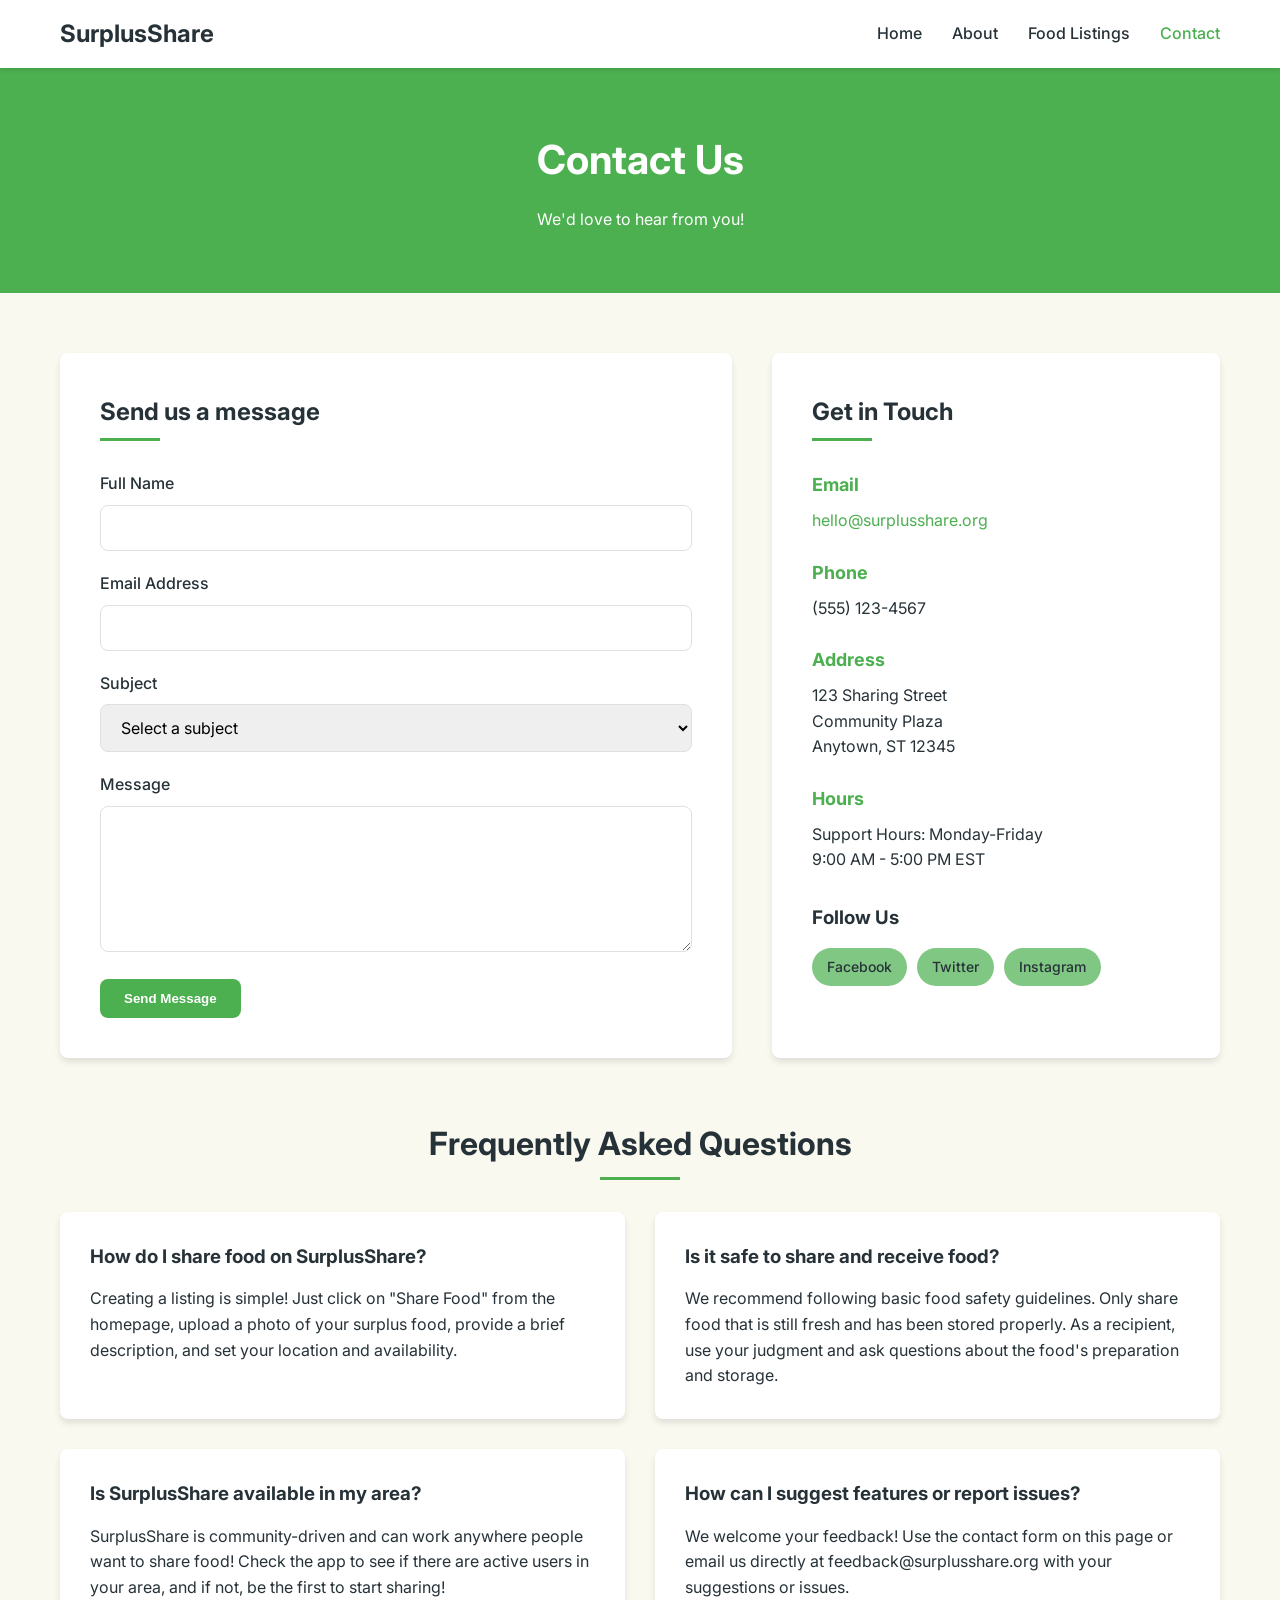
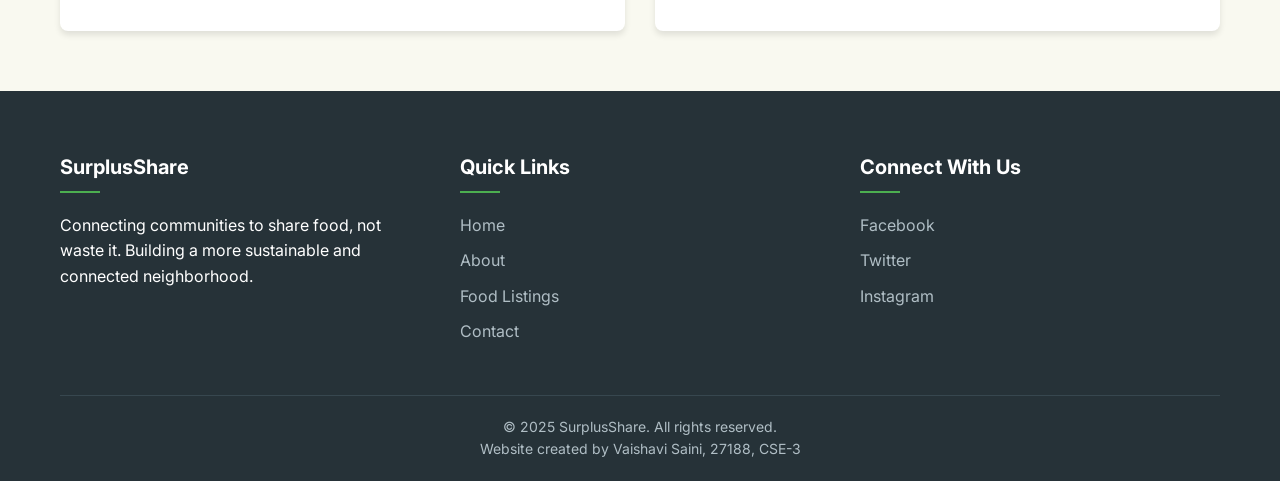
<file: contact.html>
<!DOCTYPE html>
<html lang="en">
  <head>
    <meta charset="UTF-8" />
    <meta name="viewport" content="width=device-width, initial-scale=1.0" />
    <title>Contact Us - SurplusShare</title>
    <meta name="description" content="Get in touch with the SurplusShare team for questions, feedback, or support." />
    <meta name="author" content="SurplusShare" />
    <link rel="preconnect" href="https://fonts.googleapis.com">
    <link rel="preconnect" href="https://fonts.gstatic.com" crossorigin>
    <link href="https://fonts.googleapis.com/css2?family=Inter:wght@300;400;500;600;700&display=swap" rel="stylesheet">
    <link rel="stylesheet" href="style.css">
  </head>

  <body>
    <header class="navbar">
      <div class="container">
        <div class="logo">
          <a href="/">SurplusShare</a>
        </div>
        <nav>
          <ul class="nav-links">
            <li><a href="/">Home</a></li>
            <li><a href="/about.html">About</a></li>
            <li><a href="/listings.html">Food Listings</a></li>
            <li><a href="/contact.html" class="active">Contact</a></li>
          </ul>
        </nav>
        <div class="menu-toggle" id="mobile-menu">
          <span class="bar"></span>
          <span class="bar"></span>
          <span class="bar"></span>
        </div>
      </div>
    </header>

    <section class="page-header">
      <div class="container">
        <h1>Contact Us</h1>
        <p>We'd love to hear from you!</p>
      </div>
    </section>

    <section class="contact-section">
      <div class="container">
        <div class="contact-grid">
          <div class="contact-form-container">
            <h2>Send us a message</h2>
            <form id="contact-form" class="contact-form">
              <div class="form-group">
                <label for="name">Full Name</label>
                <input type="text" id="name" name="name" required>
              </div>
              <div class="form-group">
                <label for="email">Email Address</label>
                <input type="email" id="email" name="email" required>
              </div>
              <div class="form-group">
                <label for="subject">Subject</label>
                <select id="subject" name="subject" required>
                  <option value="">Select a subject</option>
                  <option value="general">General Inquiry</option>
                  <option value="support">Technical Support</option>
                  <option value="partnership">Partnership Opportunities</option>
                  <option value="feedback">Feedback</option>
                </select>
              </div>
              <div class="form-group">
                <label for="message">Message</label>
                <textarea id="message" name="message" rows="6" required></textarea>
              </div>
              <button type="submit" class="btn btn-primary">Send Message</button>
            </form>
          </div>
          
          <div class="contact-info">
            <h2>Get in Touch</h2>
            <div class="info-card">
              <h3>Email</h3>
              <p><a href="mailto:hello@surplusshare.org">hello@surplusshare.org</a></p>
            </div>
            <div class="info-card">
              <h3>Phone</h3>
              <p>(555) 123-4567</p>
            </div>
            <div class="info-card">
              <h3>Address</h3>
              <p>123 Sharing Street<br>Community Plaza<br>Anytown, ST 12345</p>
            </div>
            <div class="info-card">
              <h3>Hours</h3>
              <p>Support Hours: Monday-Friday<br>9:00 AM - 5:00 PM EST</p>
            </div>
            
            <div class="social-contact">
              <h3>Follow Us</h3>
              <div class="social-buttons">
                <a href="#" class="social-btn">Facebook</a>
                <a href="#" class="social-btn">Twitter</a>
                <a href="#" class="social-btn">Instagram</a>
              </div>
            </div>
          </div>
        </div>
        
        <div class="faq-section">
          <h2 class="section-title">Frequently Asked Questions</h2>
          <div class="faq-grid">
            <div class="faq-item">
              <h3>How do I share food on SurplusShare?</h3>
              <p>Creating a listing is simple! Just click on "Share Food" from the homepage, upload a photo of your surplus food, provide a brief description, and set your location and availability.</p>
            </div>
            <div class="faq-item">
              <h3>Is it safe to share and receive food?</h3>
              <p>We recommend following basic food safety guidelines. Only share food that is still fresh and has been stored properly. As a recipient, use your judgment and ask questions about the food's preparation and storage.</p>
            </div>
            <div class="faq-item">
              <h3>Is SurplusShare available in my area?</h3>
              <p>SurplusShare is community-driven and can work anywhere people want to share food! Check the app to see if there are active users in your area, and if not, be the first to start sharing!</p>
            </div>
            <div class="faq-item">
              <h3>How can I suggest features or report issues?</h3>
              <p>We welcome your feedback! Use the contact form on this page or email us directly at feedback@surplusshare.org with your suggestions or issues.</p>
            </div>
          </div>
        </div>
      </div>
    </section>

    <footer>
      <div class="container">
        <div class="footer-grid">
          <div class="footer-col">
            <h3>SurplusShare</h3>
            <p>Connecting communities to share food, not waste it. Building a more sustainable and connected neighborhood.</p>
          </div>
          <div class="footer-col">
            <h3>Quick Links</h3>
            <ul class="footer-links">
              <li><a href="/">Home</a></li>
              <li><a href="/about.html">About</a></li>
              <li><a href="/listings.html">Food Listings</a></li>
              <li><a href="/contact.html">Contact</a></li>
            </ul>
          </div>
          <div class="footer-col">
            <h3>Connect With Us</h3>
            <div class="social-links">
              <a href="#" class="social-link">Facebook</a>
              <a href="#" class="social-link">Twitter</a>
              <a href="#" class="social-link">Instagram</a>
            </div>
          </div>
        </div>
        <div class="footer-bottom">
          <p>&copy; 2025 SurplusShare. All rights reserved.</p>
          <p>Website created by Vaishavi Saini, 27188, CSE-3</p>
        </div>
      </div>
    </footer>

    <!-- IMPORTANT: DO NOT REMOVE THIS SCRIPT TAG OR THIS VERY COMMENT! -->
    <script src="https://cdn.gpteng.co/gptengineer.js" type="module"></script>
    <script src="/script.js"></script>
    <script src="/contact.js"></script>
  </body>
</html>
</file>
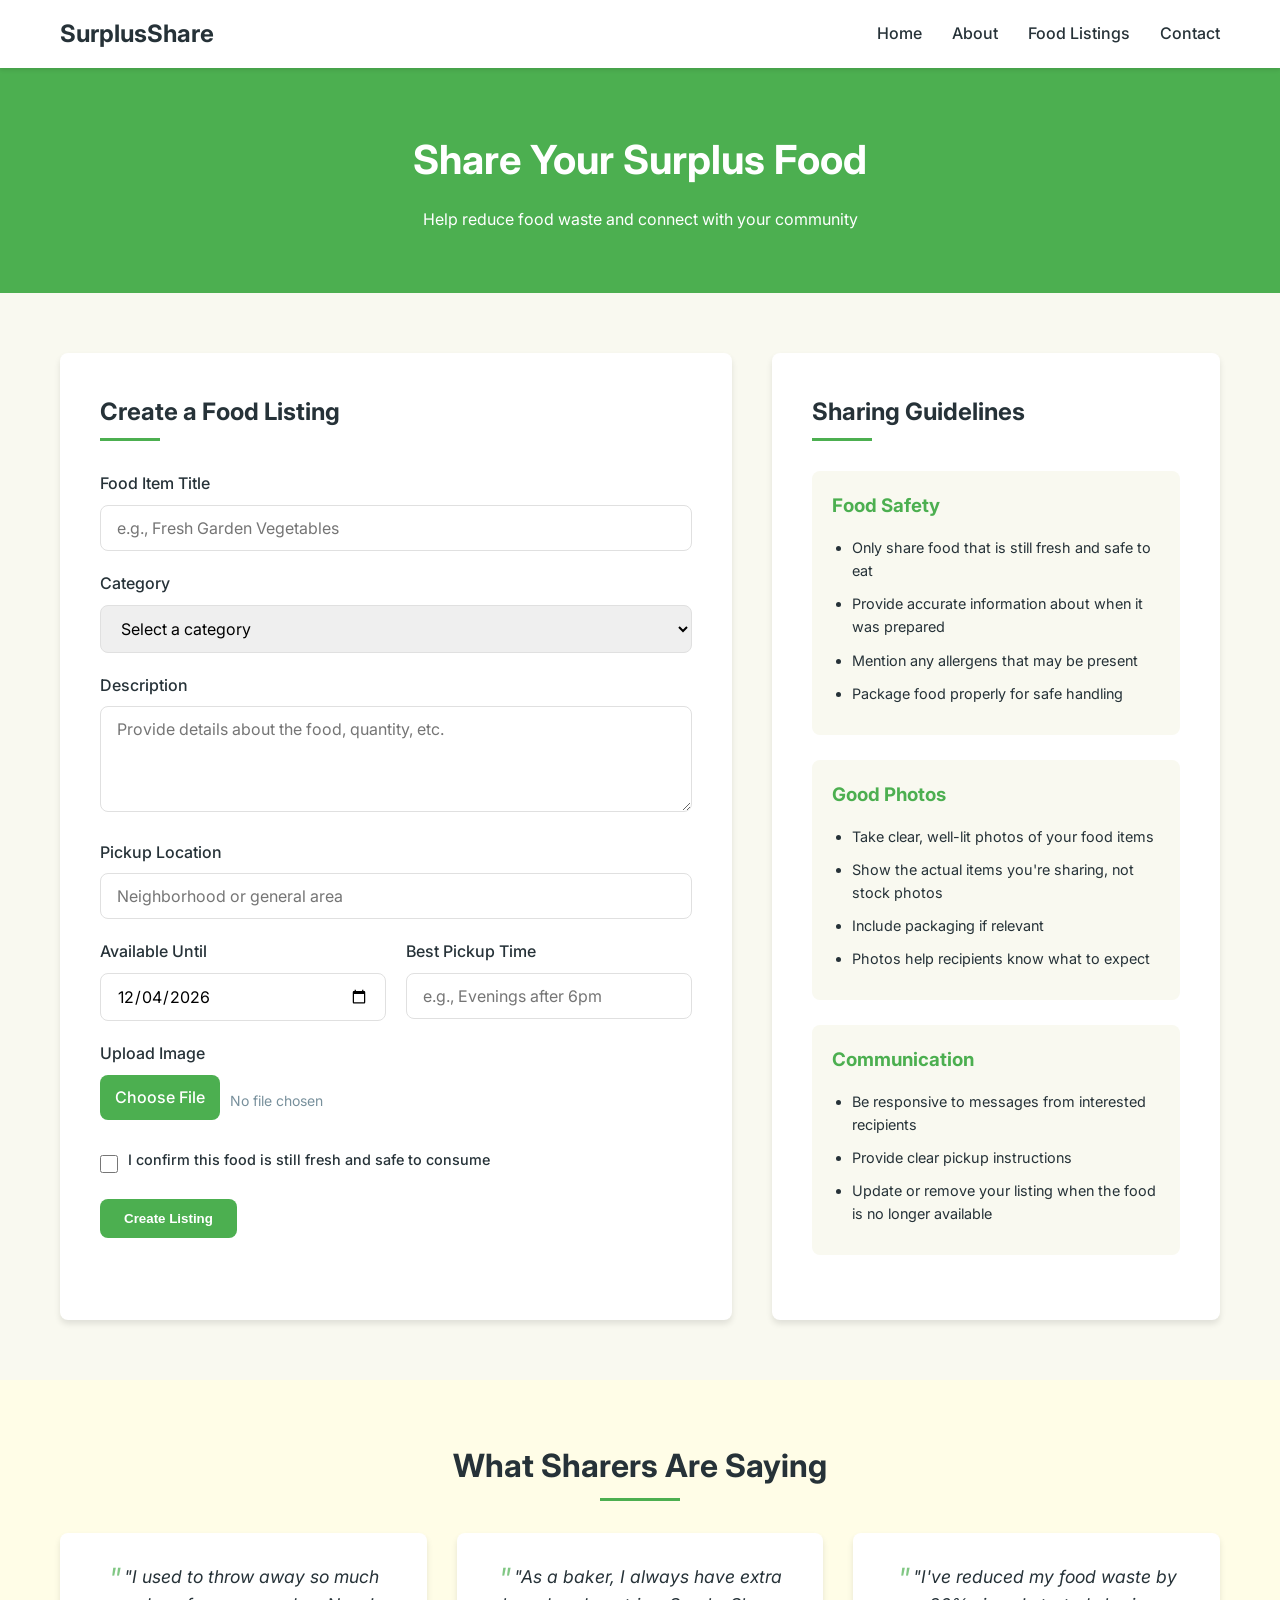
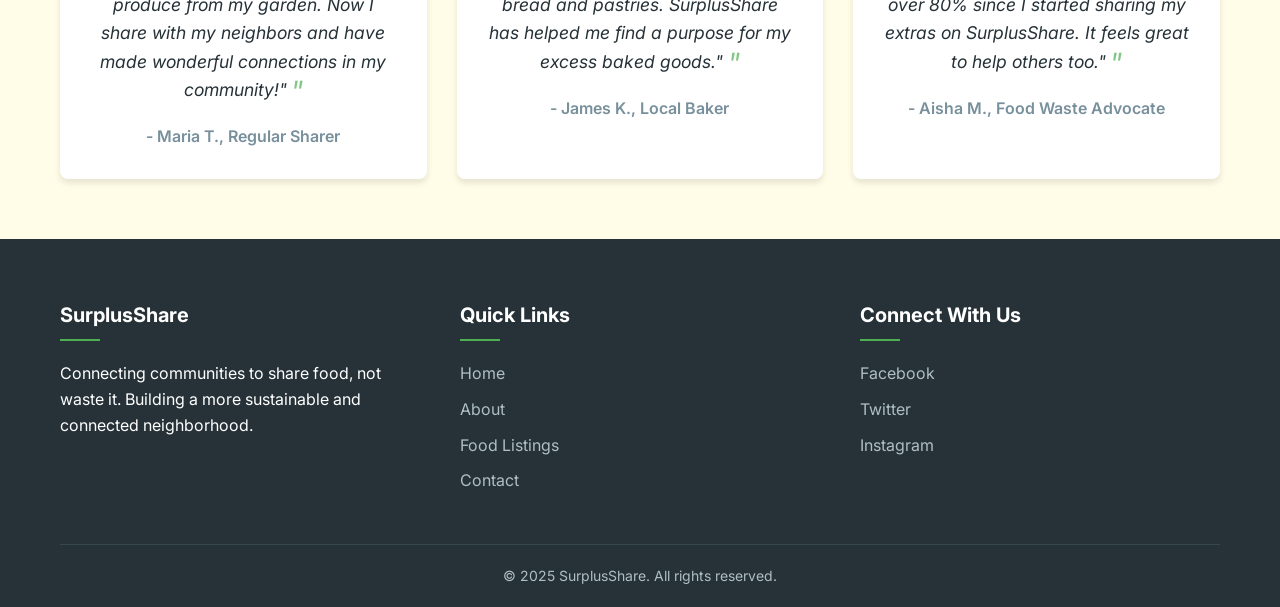
<file: share.html>
<!DOCTYPE html>
<html lang="en">
  <head>
    <meta charset="UTF-8" />
    <meta name="viewport" content="width=device-width, initial-scale=1.0" />
    <title>Share Your Food - SurplusShare</title>
    <meta name="description" content="Share your surplus food with neighbors and reduce food waste in your community." />
    <meta name="author" content="SurplusShare" />
    <link rel="preconnect" href="https://fonts.googleapis.com">
    <link rel="preconnect" href="https://fonts.gstatic.com" crossorigin>
    <link href="https://fonts.googleapis.com/css2?family=Inter:wght@300;400;500;600;700&display=swap" rel="stylesheet">
    <link rel="stylesheet" href="style.css">
  </head>

  <body>
    <header class="navbar">
      <div class="container">
        <div class="logo">
          <a href="/">SurplusShare</a>
        </div>
        <nav>
          <ul class="nav-links">
            <li><a href="/">Home</a></li>
            <li><a href="/about.html">About</a></li>
            <li><a href="/listings.html">Food Listings</a></li>
            <li><a href="/contact.html">Contact</a></li>
          </ul>
        </nav>
        <div class="menu-toggle" id="mobile-menu">
          <span class="bar"></span>
          <span class="bar"></span>
          <span class="bar"></span>
        </div>
      </div>
    </header>

    <section class="page-header">
      <div class="container">
        <h1>Share Your Surplus Food</h1>
        <p>Help reduce food waste and connect with your community</p>
      </div>
    </section>

    <section class="share-section">
      <div class="container">
        <div class="share-container">
          <div class="share-form-container">
            <h2>Create a Food Listing</h2>
            <form id="share-form" class="share-form">
              <div class="form-group">
                <label for="food-title">Food Item Title</label>
                <input type="text" id="food-title" name="food-title" placeholder="e.g., Fresh Garden Vegetables" required>
              </div>
              
              <div class="form-group">
                <label for="category">Category</label>
                <select id="category" name="category" required>
                  <option value="">Select a category</option>
                  <option value="produce">Fresh Produce</option>
                  <option value="baked">Baked Goods</option>
                  <option value="canned">Canned & Packaged</option>
                  <option value="prepared">Prepared Meals</option>
                  <option value="other">Other</option>
                </select>
              </div>
              
              <div class="form-group">
                <label for="description">Description</label>
                <textarea id="description" name="description" rows="4" placeholder="Provide details about the food, quantity, etc." required></textarea>
              </div>
              
              <div class="form-group">
                <label for="location">Pickup Location</label>
                <input type="text" id="location" name="location" placeholder="Neighborhood or general area" required>
              </div>
              
              <div class="form-row">
                <div class="form-group half">
                  <label for="expiry">Available Until</label>
                  <input type="date" id="expiry" name="expiry" required>
                </div>
                <div class="form-group half">
                  <label for="pickup-time">Best Pickup Time</label>
                  <input type="text" id="pickup-time" name="pickup-time" placeholder="e.g., Evenings after 6pm">
                </div>
              </div>
              
              <div class="form-group">
                <label for="food-image">Upload Image</label>
                <div class="file-input-container">
                  <input type="file" id="food-image" name="food-image" accept="image/*">
                  <label for="food-image" class="file-input-label">Choose File</label>
                  <span class="file-name">No file chosen</span>
                </div>
              </div>
              
              <div class="form-group">
                <div class="checkbox-group">
                  <input type="checkbox" id="terms" name="terms" required>
                  <label for="terms">I confirm this food is still fresh and safe to consume</label>
                </div>
              </div>
              
              <button type="submit" class="btn btn-primary">Create Listing</button>
            </form>
          </div>
          
          <div class="share-info">
            <h2>Sharing Guidelines</h2>
            <div class="guideline-card">
              <h3>Food Safety</h3>
              <ul>
                <li>Only share food that is still fresh and safe to eat</li>
                <li>Provide accurate information about when it was prepared</li>
                <li>Mention any allergens that may be present</li>
                <li>Package food properly for safe handling</li>
              </ul>
            </div>
            
            <div class="guideline-card">
              <h3>Good Photos</h3>
              <ul>
                <li>Take clear, well-lit photos of your food items</li>
                <li>Show the actual items you're sharing, not stock photos</li>
                <li>Include packaging if relevant</li>
                <li>Photos help recipients know what to expect</li>
              </ul>
            </div>
            
            <div class="guideline-card">
              <h3>Communication</h3>
              <ul>
                <li>Be responsive to messages from interested recipients</li>
                <li>Provide clear pickup instructions</li>
                <li>Update or remove your listing when the food is no longer available</li>
              </ul>
            </div>
          </div>
        </div>
      </div>
    </section>
    
    <section class="testimonial-section">
      <div class="container">
        <h2 class="section-title">What Sharers Are Saying</h2>
        <div class="testimonials-grid">
          <div class="testimonial-card">
            <div class="quote">"I used to throw away so much produce from my garden. Now I share with my neighbors and have made wonderful connections in my community!"</div>
            <div class="author">- Maria T., Regular Sharer</div>
          </div>
          <div class="testimonial-card">
            <div class="quote">"As a baker, I always have extra bread and pastries. SurplusShare has helped me find a purpose for my excess baked goods."</div>
            <div class="author">- James K., Local Baker</div>
          </div>
          <div class="testimonial-card">
            <div class="quote">"I've reduced my food waste by over 80% since I started sharing my extras on SurplusShare. It feels great to help others too."</div>
            <div class="author">- Aisha M., Food Waste Advocate</div>
          </div>
        </div>
      </div>
    </section>

    <footer>
      <div class="container">
        <div class="footer-grid">
          <div class="footer-col">
            <h3>SurplusShare</h3>
            <p>Connecting communities to share food, not waste it. Building a more sustainable and connected neighborhood.</p>
          </div>
          <div class="footer-col">
            <h3>Quick Links</h3>
            <ul class="footer-links">
              <li><a href="/">Home</a></li>
              <li><a href="/about.html">About</a></li>
              <li><a href="/listings.html">Food Listings</a></li>
              <li><a href="/contact.html">Contact</a></li>
            </ul>
          </div>
          <div class="footer-col">
            <h3>Connect With Us</h3>
            <div class="social-links">
              <a href="#" class="social-link">Facebook</a>
              <a href="#" class="social-link">Twitter</a>
              <a href="#" class="social-link">Instagram</a>
            </div>
          </div>
        </div>
        <div class="footer-bottom">
          <p>&copy; 2025 SurplusShare. All rights reserved.</p>
        </div>
      </div>
    </footer>

    <!-- IMPORTANT: DO NOT REMOVE THIS SCRIPT TAG OR THIS VERY COMMENT! -->
    <script src="https://cdn.gpteng.co/gptengineer.js" type="module"></script>
    <script src="/script.js"></script>
    <script src="/share.js"></script>
  </body>
</html>
</file>
<file: style.css>
/* Base styles */
:root {
  --primary-color: #4CAF50;
  --primary-dark: #388E3C;
  --primary-light: #81C784;
  --secondary-color: #FFC107;
  --secondary-dark: #FFA000;
  --secondary-light: #FFD54F;
  --text-dark: #263238;
  --text-light: #FAFAFA;
  --text-muted: #78909C;
  --background-light: #F9F9F0;
  --background-cream: #FFFDE7;
  --shadow: 0 4px 6px rgba(0, 0, 0, 0.1);
  --border-radius: 8px;
  --transition: all 0.3s ease;
}

* {
  margin: 0;
  padding: 0;
  box-sizing: border-box;
}

body {
  font-family: 'Inter', sans-serif;
  line-height: 1.6;
  color: var(--text-dark);
  background-color: var(--background-light);
}

.container {
  width: 100%;
  max-width: 1200px;
  margin: 0 auto;
  padding: 0 20px;
}

a {
  text-decoration: none;
  color: var(--primary-color);
  transition: var(--transition);
}

a:hover {
  color: var(--primary-dark);
}

img {
  max-width: 100%;
}

.img-responsive {
  display: block;
  width: 100%;
  height: auto;
  border-radius: var(--border-radius);
}

.section-title {
  text-align: center;
  margin-bottom: 2rem;
  font-size: 2rem;
  color: var(--text-dark);
  position: relative;
  padding-bottom: 10px;
}

.section-title:after {
  content: '';
  position: absolute;
  bottom: 0;
  left: 50%;
  transform: translateX(-50%);
  width: 80px;
  height: 3px;
  background-color: var(--primary-color);
}

/* Button styles */
.btn {
  display: inline-block;
  padding: 12px 24px;
  background-color: var(--primary-color);
  color: white;
  border: none;
  border-radius: var(--border-radius);
  cursor: pointer;
  font-weight: 600;
  text-align: center;
  transition: var(--transition);
}

.btn:hover {
  background-color: var(--primary-dark);
  color: white;
  transform: translateY(-2px);
  box-shadow: var(--shadow);
}

.btn-primary {
  background-color: var(--primary-color);
  color: white;
}

.btn-secondary {
  background-color: var(--secondary-color);
  color: var(--text-dark);
}

.btn-secondary:hover {
  background-color: var(--secondary-dark);
}

.btn-outline {
  background-color: transparent;
  border: 2px solid var(--primary-color);
  color: var(--primary-color);
}

.btn-outline:hover {
  background-color: var(--primary-color);
  color: white;
}

.btn-sm {
  padding: 8px 16px;
  font-size: 0.875rem;
}

.btn-large {
  padding: 16px 32px;
  font-size: 1.125rem;
}

/* Header & Navigation */
.navbar {
  background-color: white;
  box-shadow: 0 2px 4px rgba(0, 0, 0, 0.1);
  position: sticky;
  top: 0;
  z-index: 1000;
  padding: 15px 0;
}

.navbar .container {
  display: flex;
  justify-content: space-between;
  align-items: center;
}

.logo a {
  font-size: 1.5rem;
  font-weight: 700;
  color: var(--text-dark);
}

.nav-links {
  display: flex;
  list-style: none;
}

.nav-links li {
  margin-left: 30px;
}

.nav-links a {
  color: var(--text-dark);
  font-weight: 500;
}

.nav-links a:hover,
.nav-links a.active {
  color: var(--primary-color);
}

.menu-toggle {
  display: none;
  flex-direction: column;
  cursor: pointer;
}

.bar {
  width: 25px;
  height: 3px;
  background-color: var(--text-dark);
  margin: 3px 0;
  transition: var(--transition);
}

/* Hero Section */
.hero {
  padding: 80px 0;
  background-color: var(--background-cream);
}

.hero .container {
  display: flex;
  align-items: center;
  gap: 40px;
}

.hero-content {
  flex: 1;
}

.hero-image {
  flex: 1;
}

.hero h1 {
  font-size: 3rem;
  font-weight: 700;
  margin-bottom: 20px;
  color: var(--text-dark);
}

.hero p {
  font-size: 1.125rem;
  margin-bottom: 30px;
  color: var(--text-muted);
}

.hero-buttons {
  display: flex;
  gap: 15px;
}

/* How It Works Section */
.how-it-works {
  padding: 80px 0;
  background-color: white;
}

.steps {
  display: flex;
  justify-content: space-between;
  gap: 30px;
}

.step {
  flex: 1;
  text-align: center;
  padding: 30px;
  border-radius: var(--border-radius);
  box-shadow: var(--shadow);
  background-color: white;
  transition: var(--transition);
}

.step:hover {
  transform: translateY(-10px);
}

.step-icon {
  width: 60px;
  height: 60px;
  background-color: var(--primary-light);
  border-radius: 50%;
  display: flex;
  align-items: center;
  justify-content: center;
  margin: 0 auto 20px;
  font-size: 1.5rem;
  font-weight: 700;
  color: white;
}

.step h3 {
  margin-bottom: 15px;
  color: var(--text-dark);
}

/* Featured Listings */
.featured-listings {
  padding: 80px 0;
  background-color: var(--background-light);
}

.listings-grid {
  display: grid;
  grid-template-columns: repeat(auto-fill, minmax(300px, 1fr));
  gap: 30px;
  margin-bottom: 40px;
}

.listing-card {
  background-color: white;
  border-radius: var(--border-radius);
  overflow: hidden;
  box-shadow: var(--shadow);
  transition: var(--transition);
}

.listing-card:hover {
  transform: translateY(-5px);
  box-shadow: 0 10px 15px rgba(0, 0, 0, 0.1);
}

.listing-image {
  height: 200px;
  overflow: hidden;
}

.listing-image img {
  width: 100%;
  height: 100%;
  object-fit: cover;
  transition: var(--transition);
}

.listing-card:hover .listing-image img {
  transform: scale(1.05);
}

.listing-content {
  padding: 20px;
}

.listing-content h3 {
  margin-bottom: 10px;
}

.listing-location {
  color: var(--text-muted);
  font-size: 0.875rem;
  margin-bottom: 10px;
  display: flex;
  align-items: center;
}

.listing-description {
  margin-bottom: 15px;
}

.view-all {
  text-align: center;
}

/* Benefits Section */
.benefits {
  padding: 80px 0;
  background-color: white;
}

.benefits-grid {
  display: grid;
  grid-template-columns: repeat(auto-fill, minmax(250px, 1fr));
  gap: 30px;
}

.benefit-card {
  text-align: center;
  padding: 30px;
  border-radius: var(--border-radius);
  background-color: var(--background-light);
  transition: var(--transition);
}

.benefit-card:hover {
  transform: translateY(-5px);
  box-shadow: var(--shadow);
}

.benefit-icon {
  font-size: 2.5rem;
  margin-bottom: 20px;
}

.benefit-card h3 {
  margin-bottom: 15px;
  color: var(--text-dark);
}

/* Call to Action Section */
.cta {
  padding: 80px 0;
  background-color: var(--primary-color);
  color: white;
  text-align: center;
}

.cta h2 {
  font-size: 2.5rem;
  margin-bottom: 20px;
}

.cta p {
  margin-bottom: 30px;
  font-size: 1.125rem;
  max-width: 600px;
  margin-left: auto;
  margin-right: auto;
}

.cta .btn-primary {
  background-color: white;
  color: var(--primary-color);
}

.cta .btn-primary:hover {
  background-color: var(--primary-light);
  color: var(--text-dark);
}

/* Footer */
footer {
  background-color: #263238;
  color: white;
  padding: 60px 0 20px;
}

.footer-grid {
  display: grid;
  grid-template-columns: repeat(auto-fit, minmax(200px, 1fr));
  gap: 40px;
  margin-bottom: 40px;
}

.footer-col h3 {
  margin-bottom: 20px;
  font-size: 1.25rem;
  position: relative;
  padding-bottom: 10px;
}

.footer-col h3:after {
  content: '';
  position: absolute;
  bottom: 0;
  left: 0;
  width: 40px;
  height: 2px;
  background-color: var(--primary-color);
}

.footer-links {
  list-style: none;
}

.footer-links li {
  margin-bottom: 10px;
}

.footer-links a,
.social-link {
  color: #B0BEC5;
  transition: var(--transition);
}

.footer-links a:hover,
.social-link:hover {
  color: white;
}

.social-links {
  display: flex;
  flex-direction: column;
}

.social-link {
  margin-bottom: 10px;
}

.footer-bottom {
  text-align: center;
  padding-top: 20px;
  border-top: 1px solid #37474F;
  color: #B0BEC5;
  font-size: 0.875rem;
}

/* About Page Styles */
.page-header {
  background-color: var(--primary-color);
  color: white;
  padding: 60px 0;
  text-align: center;
}

.page-header h1 {
  font-size: 2.5rem;
  margin-bottom: 15px;
}

.about-content {
  padding: 80px 0;
}

.about-grid {
  display: grid;
  grid-template-columns: 2fr 1fr;
  gap: 40px;
  margin-bottom: 60px;
}

.about-text h2 {
  margin: 30px 0 20px;
  color: var(--text-dark);
}

.about-text p {
  margin-bottom: 20px;
}

.about-text ul {
  margin: 20px 0 20px 20px;
}

.about-text li {
  margin-bottom: 10px;
}

.team-section,
.values-section {
  margin-bottom: 60px;
}

.team-grid,
.values-grid {
  display: grid;
  grid-template-columns: repeat(auto-fit, minmax(250px, 1fr));
  gap: 30px;
}

.team-member {
  background-color: white;
  border-radius: var(--border-radius);
  padding: 30px;
  text-align: center;
  box-shadow: var(--shadow);
}

.team-photo {
  width: 120px;
  height: 120px;
  background-color: #E0E0E0;
  border-radius: 50%;
  margin: 0 auto 20px;
}

.team-role {
  color: var(--primary-color);
  font-weight: 600;
  margin-bottom: 10px;
}

.value-card {
  background-color: white;
  border-radius: var(--border-radius);
  padding: 30px;
  box-shadow: var(--shadow);
}

.value-card h3 {
  margin-bottom: 15px;
  color: var(--primary-color);
}

.join-us {
  background-color: var(--secondary-color);
  padding: 60px 0;
  text-align: center;
  color: var(--text-dark);
}

.join-us h2 {
  font-size: 2rem;
  margin-bottom: 15px;
}

.join-us p {
  margin-bottom: 30px;
  max-width: 600px;
  margin-left: auto;
  margin-right: auto;
}

/* Listings Page Styles */
.listings-section {
  padding: 60px 0;
}

.filter-container {
  display: flex;
  flex-wrap: wrap;
  gap: 20px;
  margin-bottom: 30px;
  align-items: center;
  justify-content: space-between;
}

.search-box {
  flex: 1;
  min-width: 250px;
}

.search-box input {
  width: 100%;
  padding: 12px 16px;
  border: 1px solid #E0E0E0;
  border-radius: var(--border-radius);
  font-size: 1rem;
}

.search-box input:focus {
  outline: none;
  border-color: var(--primary-color);
  box-shadow: 0 0 0 2px rgba(76, 175, 80, 0.2);
}

.filters {
  display: flex;
  gap: 15px;
}

.filters select {
  padding: 12px 16px;
  border: 1px solid #E0E0E0;
  border-radius: var(--border-radius);
  background-color: white;
  font-size: 1rem;
  cursor: pointer;
}

.filters select:focus {
  outline: none;
  border-color: var(--primary-color);
}

.listing-category {
  display: inline-block;
  padding: 4px 10px;
  background-color: var(--secondary-light);
  color: var(--text-dark);
  border-radius: 20px;
  font-size: 0.75rem;
  font-weight: 600;
  margin-bottom: 10px;
}

.listing-meta {
  display: flex;
  justify-content: space-between;
  font-size: 0.75rem;
  color: var(--text-muted);
  margin-bottom: 15px;
}

.pagination {
  display: flex;
  justify-content: center;
  gap: 10px;
  margin-top: 40px;
}

.page-btn {
  width: 40px;
  height: 40px;
  display: flex;
  align-items: center;
  justify-content: center;
  border: 1px solid #E0E0E0;
  background-color: white;
  border-radius: var(--border-radius);
  cursor: pointer;
  transition: var(--transition);
}

.page-btn:hover {
  border-color: var(--primary-color);
  color: var(--primary-color);
}

.page-btn.active {
  background-color: var(--primary-color);
  border-color: var(--primary-color);
  color: white;
}

.page-btn.next {
  width: auto;
  padding: 0 15px;
}

.share-cta {
  background-color: var(--secondary-color);
  color: var(--text-dark);
}

.share-cta .btn-primary {
  background-color: var(--primary-color);
  color: white;
}

.share-cta .btn-primary:hover {
  background-color: var(--primary-dark);
}

/* Contact Page Styles */
.contact-section {
  padding: 60px 0;
}

.contact-grid {
  display: grid;
  grid-template-columns: 3fr 2fr;
  gap: 40px;
  margin-bottom: 60px;
}

.contact-form-container,
.contact-info {
  background-color: white;
  padding: 40px;
  border-radius: var(--border-radius);
  box-shadow: var(--shadow);
}

.contact-form-container h2,
.contact-info h2 {
  margin-bottom: 30px;
  color: var(--text-dark);
  position: relative;
  padding-bottom: 10px;
}

.contact-form-container h2:after,
.contact-info h2:after {
  content: '';
  position: absolute;
  bottom: 0;
  left: 0;
  width: 60px;
  height: 3px;
  background-color: var(--primary-color);
}

.form-group {
  margin-bottom: 20px;
}

.form-group label {
  display: block;
  margin-bottom: 8px;
  font-weight: 500;
}

.form-group input,
.form-group select,
.form-group textarea {
  width: 100%;
  padding: 12px 16px;
  border: 1px solid #E0E0E0;
  border-radius: var(--border-radius);
  font-size: 1rem;
  font-family: 'Inter', sans-serif;
}

.form-group input:focus,
.form-group select:focus,
.form-group textarea:focus {
  outline: none;
  border-color: var(--primary-color);
  box-shadow: 0 0 0 2px rgba(76, 175, 80, 0.2);
}

.info-card {
  margin-bottom: 25px;
}

.info-card h3 {
  color: var(--primary-color);
  margin-bottom: 8px;
  font-size: 1.125rem;
}

.social-contact {
  margin-top: 30px;
}

.social-buttons {
  display: flex;
  gap: 10px;
  margin-top: 15px;
}

.social-btn {
  padding: 8px 15px;
  background-color: var(--primary-light);
  color: var(--text-dark);
  border-radius: 20px;
  font-size: 0.875rem;
  font-weight: 500;
  transition: var(--transition);
}

.social-btn:hover {
  background-color: var(--primary-color);
  color: white;
}

.faq-section {
  margin-top: 60px;
}

.faq-grid {
  display: grid;
  grid-template-columns: repeat(auto-fill, minmax(450px, 1fr));
  gap: 30px;
}

.faq-item {
  background-color: white;
  padding: 30px;
  border-radius: var(--border-radius);
  box-shadow: var(--shadow);
}

.faq-item h3 {
  margin-bottom: 15px;
  color: var(--text-dark);
}

/* Share Food Page Styles */
.share-section {
  padding: 60px 0;
}

.share-container {
  display: grid;
  grid-template-columns: 3fr 2fr;
  gap: 40px;
}

.share-form-container,
.share-info {
  background-color: white;
  padding: 40px;
  border-radius: var(--border-radius);
  box-shadow: var(--shadow);
}

.share-form-container h2,
.share-info h2 {
  margin-bottom: 30px;
  color: var(--text-dark);
  position: relative;
  padding-bottom: 10px;
}

.share-form-container h2:after,
.share-info h2:after {
  content: '';
  position: absolute;
  bottom: 0;
  left: 0;
  width: 60px;
  height: 3px;
  background-color: var(--primary-color);
}

.form-row {
  display: flex;
  gap: 20px;
}

.form-group.half {
  flex: 1;
}

.checkbox-group {
  display: flex;
  align-items: center;
  gap: 10px;
}

.checkbox-group input[type="checkbox"] {
  width: 18px;
  height: 18px;
}

.checkbox-group label {
  display: inline;
  font-size: 0.9rem;
}

.file-input-container {
  display: flex;
  align-items: center;
  gap: 10px;
}

.file-input-container input[type="file"] {
  position: absolute;
  width: 0.1px;
  height: 0.1px;
  opacity: 0;
  overflow: hidden;
  z-index: -1;
}

.file-input-label {
  display: inline-block;
  padding: 10px 15px;
  background-color: var(--primary-color);
  color: white;
  border-radius: var(--border-radius);
  font-weight: 600;
  cursor: pointer;
  transition: var(--transition);
}

.file-input-label:hover {
  background-color: var(--primary-dark);
}

.file-name {
  font-size: 0.875rem;
  color: var(--text-muted);
}

.guideline-card {
  margin-bottom: 25px;
  padding: 20px;
  background-color: var(--background-light);
  border-radius: var(--border-radius);
}

.guideline-card h3 {
  margin-bottom: 15px;
  color: var(--primary-color);
}

.guideline-card ul {
  margin-left: 20px;
}

.guideline-card li {
  margin-bottom: 10px;
  font-size: 0.9rem;
}

.testimonial-section {
  padding: 60px 0;
  background-color: var(--background-cream);
}

.testimonials-grid {
  display: grid;
  grid-template-columns: repeat(auto-fill, minmax(300px, 1fr));
  gap: 30px;
}

.testimonial-card {
  background-color: white;
  padding: 30px;
  border-radius: var(--border-radius);
  box-shadow: var(--shadow);
  text-align: center;
}

.quote {
  font-style: italic;
  margin-bottom: 20px;
  font-size: 1.1rem;
  position: relative;
}

.quote:before,
.quote:after {
  content: '"';
  color: var(--primary-light);
  font-size: 2rem;
  line-height: 0;
  vertical-align: -0.25em;
}

.quote:before {
  margin-right: 0.1em;
}

.quote:after {
  margin-left: 0.1em;
}

.author {
  font-weight: 600;
  color: var(--text-muted);
}

.success-message {
  background-color: var(--primary-light);
  padding: 30px;
  border-radius: var(--border-radius);
  text-align: center;
}

.success-message h3 {
  margin-bottom: 15px;
  color: white;
  font-size: 1.5rem;
}

.success-message p {
  margin-bottom: 20px;
  color: white;
}

/* Responsive styles */
@media (max-width: 992px) {
  .hero .container {
    flex-direction: column;
  }
  
  .hero-content {
    text-align: center;
    order: 2;
  }
  
  .hero-image {
    order: 1;
    margin-bottom: 30px;
  }
  
  .hero-buttons {
    justify-content: center;
  }
  
  .steps {
    flex-direction: column;
  }
  
  .about-grid {
    grid-template-columns: 1fr;
  }
  
  .about-image {
    order: -1;
  }
  
  .filter-container {
    flex-direction: column;
    align-items: stretch;
  }
  
  .filters {
    flex-direction: column;
  }
  
  .contact-grid,
  .share-container {
    grid-template-columns: 1fr;
  }
  
  .faq-grid {
    grid-template-columns: 1fr;
  }
  
  .form-row {
    flex-direction: column;
    gap: 0;
  }
}

@media (max-width: 768px) {
  .nav-links {
    display: none;
    flex-direction: column;
    width: 100%;
    position: absolute;
    top: 70px;
    left: 0;
    background-color: white;
    box-shadow: 0 10px 15px rgba(0, 0, 0, 0.1);
    padding: 20px 0;
    z-index: 100;
  }
  
  .nav-links.active {
    display: flex;
  }
  
  .nav-links li {
    margin: 10px 20px;
  }
  
  .menu-toggle {
    display: flex;
  }
  
  .menu-toggle.active .bar:nth-child(1) {
    transform: rotate(-45deg) translate(-5px, 6px);
  }
  
  .menu-toggle.active .bar:nth-child(2) {
    opacity: 0;
  }
  
  .menu-toggle.active .bar:nth-child(3) {
    transform: rotate(45deg) translate(-5px, -6px);
  }
  
  .steps {
    flex-direction: column;
    gap: 20px;
  }
  
  .listings-grid,
  .benefits-grid,
  .team-grid,
  .values-grid,
  .testimonials-grid {
    grid-template-columns: 1fr;
  }
}
</file>
